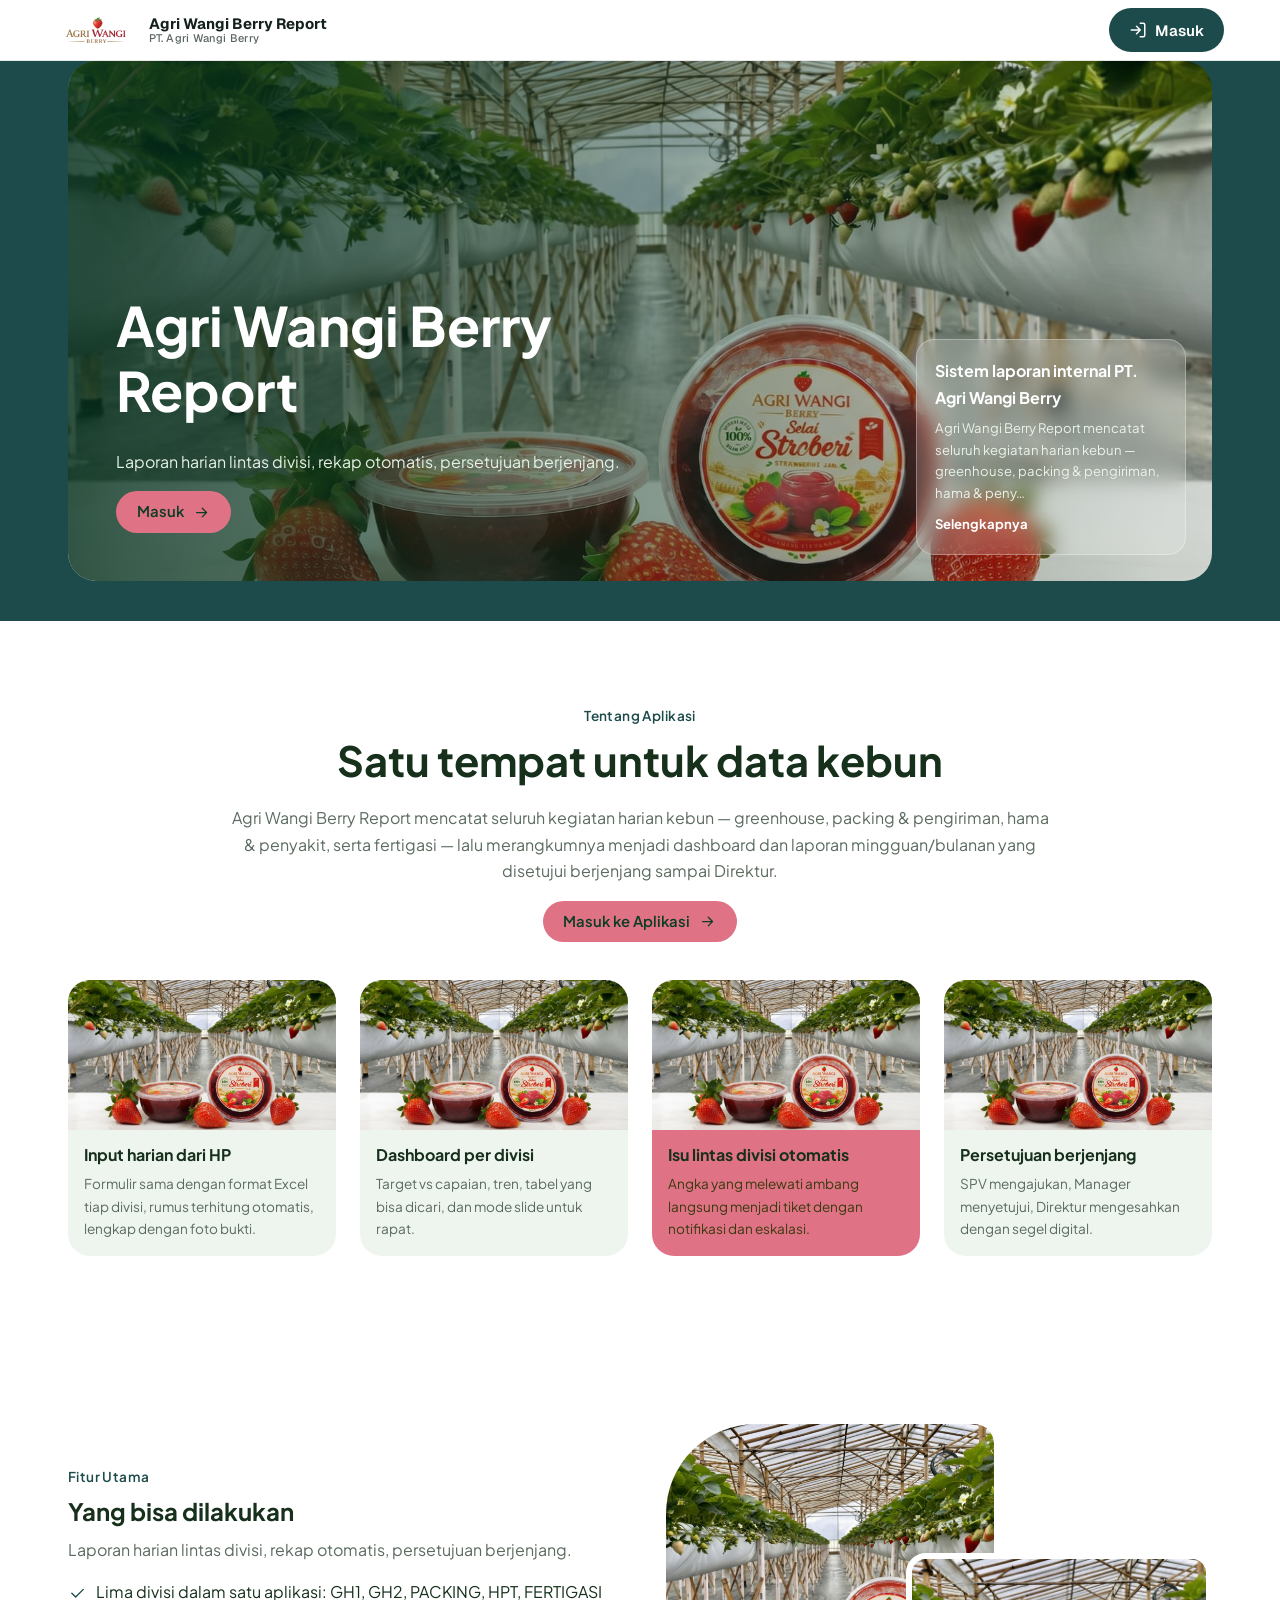
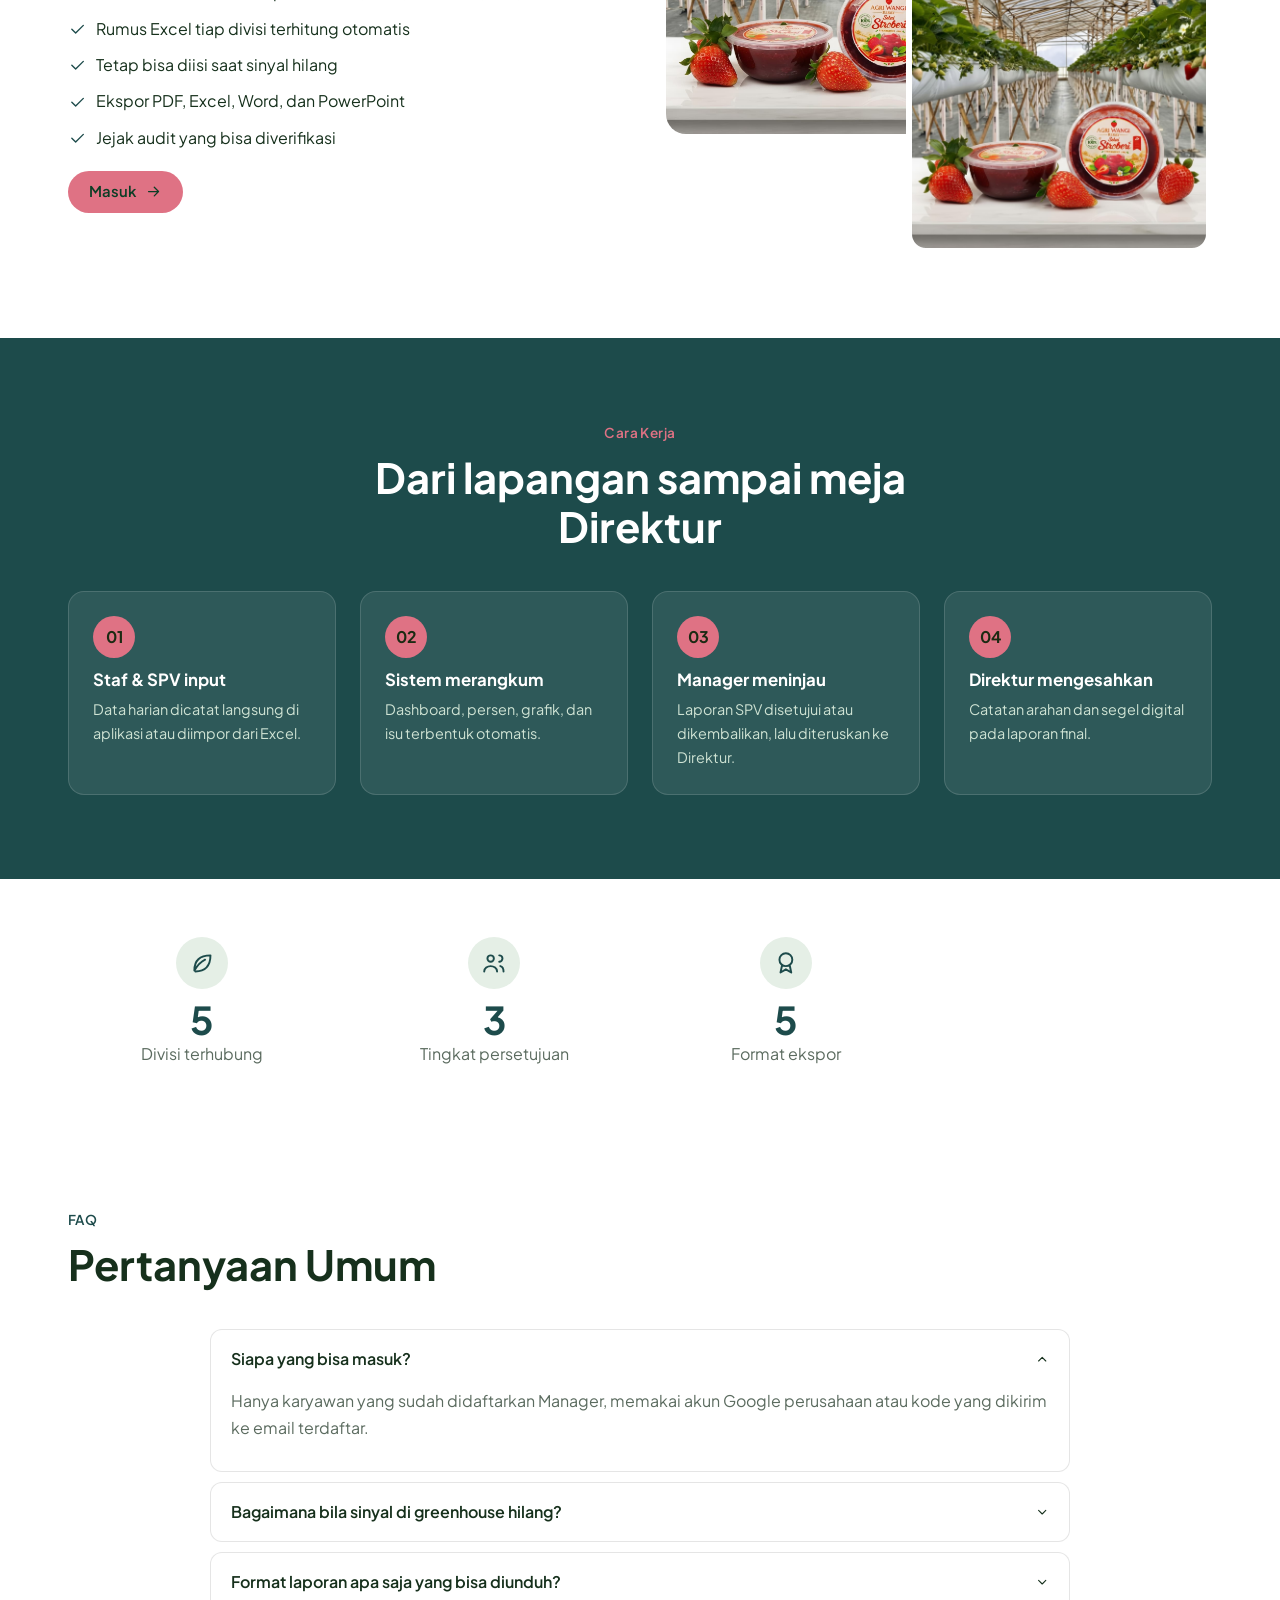
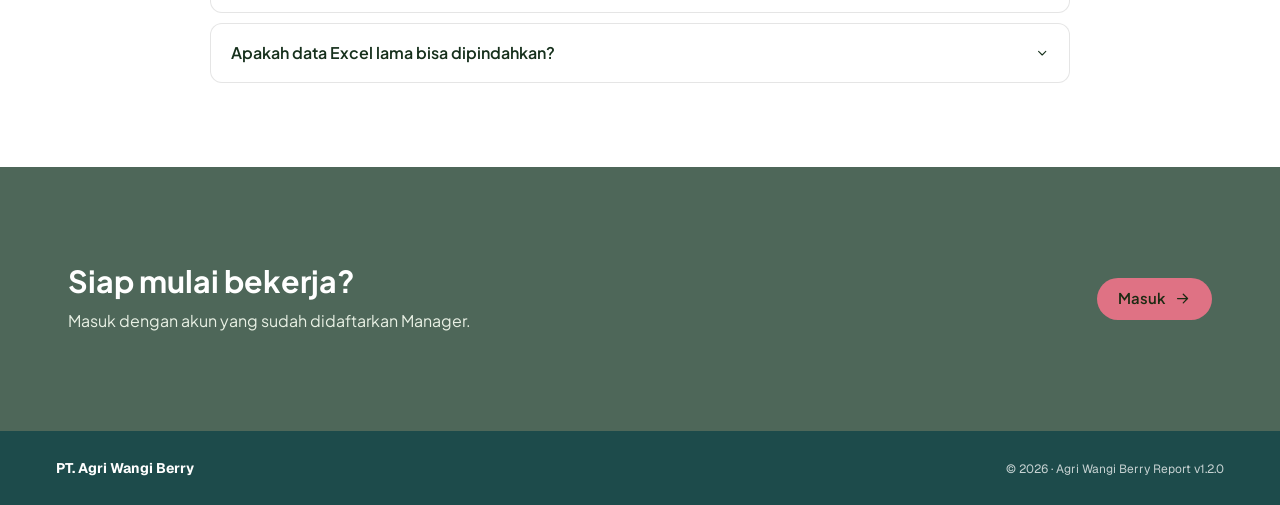
<file: index.html>
<!DOCTYPE html>
<!-- Agri Wangi Berry Report v1.2.0 — LANDING PAGE PUBLIK (multi-model, 11 model, SEO)        [ MANDIRI · GitHub Pages ] -->
<html lang="id">
<head>
<meta charset="utf-8">
<meta name="viewport" content="width=device-width, initial-scale=1, viewport-fit=cover">
<title>Agri Wangi Berry Report — Laporan Kebun Stroberi PT. Agri Wangi Berry</title>
<meta name="description" content="Sistem laporan harian lintas divisi PT. Agri Wangi Berry: greenhouse, packing, hama & penyakit, dan fertigasi — dashboard, rekap mingguan/bulanan, dan persetujuan berjenjang.">
<meta name="theme-color" content="#1D4B4B">
<meta name="robots" content="index, follow, max-image-preview:large">
<link rel="canonical" href="https://agriwangi.github.io/awb-report/">
<meta property="og:type" content="website">
<meta property="og:locale" content="id_ID">
<meta property="og:site_name" content="Agri Wangi Berry Report">
<meta property="og:title" content="Agri Wangi Berry Report — PT. Agri Wangi Berry">
<meta property="og:description" content="Laporan harian lintas divisi, rekap otomatis, dan persetujuan berjenjang untuk kebun stroberi PT. Agri Wangi Berry.">
<meta property="og:url" content="https://agriwangi.github.io/awb-report/">
<meta property="og:image" content="https://agriwangi.github.io/awb-report/assets/og-image.jpg">
<meta property="og:image:width" content="1200"><meta property="og:image:height" content="630">
<meta name="twitter:card" content="summary_large_image">
<meta name="twitter:title" content="Agri Wangi Berry Report — PT. Agri Wangi Berry">
<meta name="twitter:description" content="Laporan harian lintas divisi, rekap otomatis, dan persetujuan berjenjang.">
<meta name="twitter:image" content="https://agriwangi.github.io/awb-report/assets/og-image.jpg">
<script type="application/ld+json">{"@context":"https://schema.org","@graph":[{"@type":"Organization","name":"PT. Agri Wangi Berry","url":"https://agriwangi.github.io/Berry/","logo":"https://agriwangi.github.io/awb-report/assets/logo-awb.png"},{"@type":"WebApplication","name":"Agri Wangi Berry Report","url":"https://agriwangi.github.io/awb-report/","applicationCategory":"BusinessApplication","operatingSystem":"Web","inLanguage":"id","description":"Sistem laporan harian lintas divisi kebun stroberi: greenhouse, packing & pengiriman, hama & penyakit, fertigasi.","publisher":{"@type":"Organization","name":"PT. Agri Wangi Berry"}}]}</script>
<link rel="icon" href="assets/favicon.png">
<link rel="preload" href="js/landing.js?v=1.2.1" as="script">
<link rel="preconnect" href="https://fonts.googleapis.com"><link rel="preconnect" href="https://fonts.gstatic.com" crossorigin>
<link rel="preconnect" href="https://lh3.googleusercontent.com" crossorigin>
<link href="https://fonts.googleapis.com/css2?family=Geist:wght@400;500;600;700&display=swap" rel="stylesheet">
<style>
  :root { --p: #1D4B4B; --a: #C8102E; }
  * { box-sizing: border-box; }
  html, body { margin: 0; background: #fff; color: #14201e; font-family: Geist, system-ui, -apple-system, Segoe UI, sans-serif; }
  a { color: inherit; }
  .lp-nav { position: sticky; top: 0; z-index: 50; background: rgba(255,255,255,.96); backdrop-filter: blur(6px); border-bottom: 1px solid #e6e9e8; }
  .lp-nav .in { max-width: 1200px; margin: 0 auto; height: 60px; padding: 0 16px; display: flex; align-items: center; gap: 12px; }
  .lp-nav img { height: 34px; width: auto; }
  .lp-nav .nm { font-weight: 700; font-size: 15px; line-height: 1.1; }
  .lp-nav .nm small { display: block; font-weight: 500; font-size: 11px; color: #5b6664; letter-spacing: .02em; }
  .lp-nav .sp { flex: 1; }
  .lp-btn { display: inline-flex; align-items: center; gap: 8px; min-height: 44px; padding: 0 20px; border-radius: 999px; background: var(--p); color: #fff; font-weight: 600; font-size: 15px; text-decoration: none; transition: filter .15s; }
  .lp-btn:hover { filter: brightness(1.12); }
  .lp-btn:focus-visible { outline: 3px solid var(--a); outline-offset: 2px; }
  .lp-btn svg { width: 18px; height: 18px; }
  #lp-host { display: block; min-height: 70vh; }
  /* Konten statis: langsung tampil (tanpa layar loading) & terbaca mesin pencari; diganti model landing begitu siap */
  .lp-st .hero { position: relative; margin: 16px auto 0; max-width: 1200px; border-radius: 20px; overflow: hidden; min-height: 440px; display: flex; align-items: flex-end; color: #fff; background: #1D4B4B center/cover no-repeat url('assets/masuk-default.jpg'); }
  .lp-st .hero::before { content: ''; position: absolute; inset: 0; background: linear-gradient(to top, rgba(0,0,0,.82), rgba(0,0,0,.25)); }
  .lp-st .hero > div { position: relative; padding: 40px 32px; max-width: 760px; }
  .lp-st .eb { font-size: 13px; letter-spacing: .06em; text-transform: uppercase; opacity: .9; }
  .lp-st h1 { font-size: clamp(32px, 5vw, 52px); line-height: 1.08; margin: 10px 0 14px; }
  .lp-st .hero p { font-size: 18px; opacity: .95; margin: 0 0 22px; }
  .lp-st section.isi { max-width: 1200px; margin: 0 auto; padding: 56px 16px 0; }
  .lp-st h2 { font-size: 28px; margin: 0 0 18px; }
  .lp-st .g4 { display: grid; gap: 14px; grid-template-columns: repeat(auto-fit, minmax(230px, 1fr)); }
  .lp-st .k { border: 1px solid #e3e8e6; border-radius: 14px; padding: 18px; background: #fff; }
  .lp-st .k h3 { margin: 0 0 6px; font-size: 17px; } .lp-st .k p { margin: 0; color: #4d5a57; font-size: 15px; line-height: 1.5; }
  .lp-st ol { padding-left: 20px; color: #2c3836; line-height: 1.8; }
  @media (max-width: 600px) { .lp-st .hero { background-image: url('assets/masuk-default-hp.jpg'); margin: 0; border-radius: 0; min-height: 380px; } .lp-st .hero > div { padding: 28px 16px; } }
  .lp-foot { background: var(--p); color: #fff; }
  .lp-foot .in { max-width: 1200px; margin: 0 auto; padding: 28px 16px; display: flex; flex-wrap: wrap; gap: 16px 32px; justify-content: space-between; font-size: 14px; }
  .lp-foot .kt { opacity: .92; line-height: 1.6; }
  .lp-foot .kt:empty { display: none; }
  .lp-foot .ver { opacity: .75; font-size: 12px; align-self: flex-end; }
  .lp-galat { max-width: 760px; margin: 60px auto; padding: 0 16px; text-align: center; }
  .lp-galat h1 { font-size: 30px; margin: 12px 0; }
  @media (max-width: 480px) { .lp-nav .nm small { display: none; } .lp-btn { padding: 0 16px; } }
</style>
</head>
<body>
<header class="lp-nav">
  <div class="in">
    <img src="assets/logo-awb.png" alt="Agri Wangi Berry">
    <div class="nm">Agri Wangi Berry Report<small>PT. Agri Wangi Berry</small></div>
    <span class="sp"></span>
    <a class="lp-btn" href="app.html#/masuk" id="lp-masuk"><svg viewBox="0 0 24 24" fill="none" stroke="currentColor" stroke-width="2" stroke-linecap="round" stroke-linejoin="round" aria-hidden="true"><path d="M15 3h4a2 2 0 012 2v14a2 2 0 01-2 2h-4M10 17l5-5-5-5M15 12H3"/></svg>Masuk</a>
  </div>
</header>

<main>
  <div id="lp-host"><div class="lp-st">
    <section class="hero"><div><div class="eb">Sistem laporan internal PT. Agri Wangi Berry</div><h1>Agri Wangi Berry Report</h1><p>Laporan harian lintas divisi, rekap otomatis, persetujuan berjenjang.</p><a class="lp-btn" href="app.html#/masuk" style="background:#C8102E">Masuk ke Aplikasi</a></div></section>
    <section class="isi"><h2>Satu tempat untuk data kebun</h2><p>Agri Wangi Berry Report mencatat seluruh kegiatan harian kebun — greenhouse, packing &amp; pengiriman, hama &amp; penyakit, serta fertigasi — lalu merangkumnya menjadi dashboard dan laporan mingguan/bulanan yang disetujui berjenjang sampai Direktur.</p></section>
    <section class="isi"><h2>Yang bisa dilakukan</h2><div class="g4">
      <article class="k"><h3>Input harian dari HP</h3><p>Formulir sama dengan format Excel tiap divisi, rumus terhitung otomatis, lengkap dengan foto bukti.</p></article>
      <article class="k"><h3>Dashboard per divisi</h3><p>Target vs capaian, tren, tabel yang bisa dicari, dan mode slide untuk rapat.</p></article>
      <article class="k"><h3>Isu lintas divisi otomatis</h3><p>Angka yang melewati ambang langsung menjadi tiket dengan notifikasi dan eskalasi.</p></article>
      <article class="k"><h3>Persetujuan berjenjang</h3><p>SPV mengajukan, Manager menyetujui, Direktur mengesahkan dengan segel digital.</p></article></div></section>
    <section class="isi" style="padding-bottom:56px"><h2>Dari lapangan sampai meja Direktur</h2><ol><li>Staf &amp; SPV input data harian atau impor dari Excel.</li><li>Sistem merangkum dashboard, persen, grafik, dan isu.</li><li>Manager meninjau dan meneruskan ke Direktur.</li><li>Direktur mengesahkan laporan final.</li></ol></section>
  </div></div>
</main>

<footer class="lp-foot">
  <div class="in">
    <div><b>PT. Agri Wangi Berry</b><div class="kt" id="lp-kontak"></div></div>
    <div class="ver">© <span id="lp-tahun"></span> · Agri Wangi Berry Report <span id="lp-versi">v1.2.0</span></div>
  </div>
</footer>

<script src="js/config.js?v=1.2.1"></script>
<script src="js/landing.js?v=1.2.1"></script>
<script src="js/landing-awb.js?v=1.2.1"></script>
<script>
  /* Landing publik: konten & model diambil dari server (Pengaturan → Landing Page, diatur Manager).
   * Bila server belum diatur / tidak terjangkau, tampil konten bawaan (tetap model yang sama). */
  (function () {
    var host = document.getElementById('lp-host');
    var esc = function (s) { return String(s == null ? '' : s).replace(/[&<>"']/g, function (c) { return { '&': '&amp;', '<': '&lt;', '>': '&gt;', '"': '&quot;', "'": '&#39;' }[c]; }); };
    document.getElementById('lp-tahun').textContent = new Date().getFullYear();
    function tampil(cfg) {
      var c = AWBLanding.gabung(cfg);
      document.documentElement.style.setProperty('--p', c.warnaKedua); document.documentElement.style.setProperty('--a', c.warnaUtama);
      try { AWBLanding.pasang(host, c); } catch (e) { console.error(e); host.innerHTML = '<div class="lp-galat"><h1>' + esc(c.judul) + '</h1><p>' + esc(c.tagline) + '</p><p><a class="lp-btn" href="app.html#/masuk">Masuk</a></p></div>'; }
      var k = [c.telepon && ('Telepon: ' + c.telepon), c.email && ('Email: ' + c.email), c.jam && ('Jam layanan: ' + c.jam), c.alamat, c.kontak].filter(Boolean);
      document.getElementById('lp-kontak').innerHTML = k.map(esc).join('<br>');
      if (cfg && cfg.versi) document.getElementById('lp-versi').textContent = 'v' + cfg.versi;
    }
    // Mode pratinjau (dipakai Pengaturan → Landing Page): menerima konfigurasi dari halaman induk yang sama asalnya
    if (/[?&]pratinjau=1/.test(location.search)) {
      document.querySelectorAll('a[href^="app.html"]').forEach(function (a) { a.addEventListener('click', function (e) { e.preventDefault(); }); });
      addEventListener('message', function (e) { if (e.origin === location.origin && e.data && e.data.awbLanding) tampil(e.data.awbLanding); });
      host.addEventListener('click', function (e) { var p = e.composedPath && e.composedPath(); if (p && p.some(function (n) { return n.tagName === 'A'; })) e.preventDefault(); }, true);
      if (parent !== window) parent.postMessage({ awbPratinjauSiap: true }, location.origin);
      return;
    }
    var C = window.APP_CONFIG || {};
    if (!C.GAS_URL || /GANTI|XXXX/.test(C.GAS_URL)) { tampil({}); return; }
    var selesai = false, cadang = setTimeout(function () { if (!selesai) tampil(simpanan() || {}); }, 4000);
    function simpanan() { try { return JSON.parse(localStorage.getItem('awb_landing') || 'null'); } catch (e) { return null; } }
    var awal = simpanan(); if (awal) { tampil(awal); }
    try { fetch(C.GAS_URL + '?w=pub', { mode: 'no-cors' }).catch(function () {}); } catch (e) {}
    fetch(C.GAS_URL, { method: 'POST', headers: { 'Content-Type': 'text/plain;charset=utf-8' }, body: JSON.stringify({ action: 'landing', data: {} }) })
      .then(function (r) { return r.json(); })
      .then(function (j) {
        selesai = true; clearTimeout(cadang);
        if (!j || !j.success) { if (!awal) tampil({}); return; }
        var baru = JSON.stringify(j.data);
        if (!awal || JSON.stringify(awal) !== baru) tampil(j.data);
        try { localStorage.setItem('awb_landing', baru); } catch (e) {}
      })
      .catch(function () { selesai = true; clearTimeout(cadang); if (!awal) tampil({}); });
  })();
</script>
</body>
</html>
</file>
